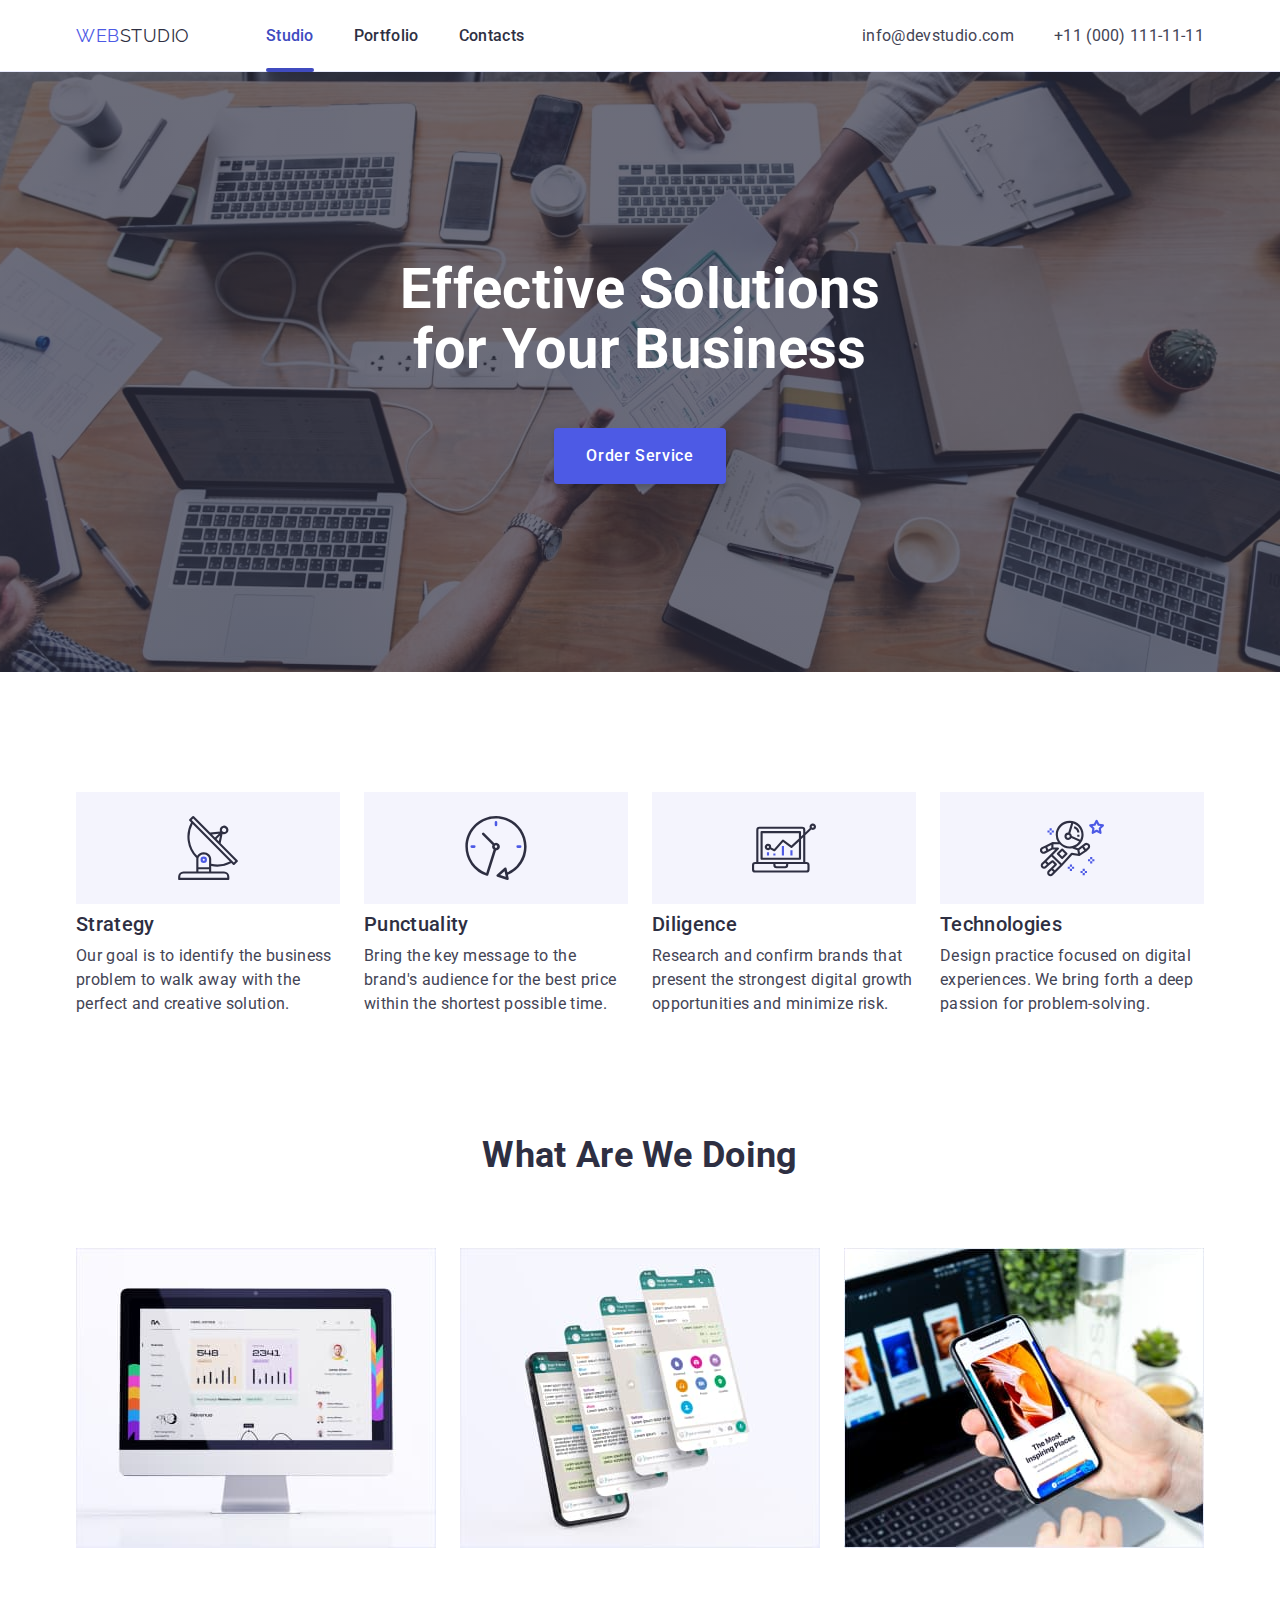
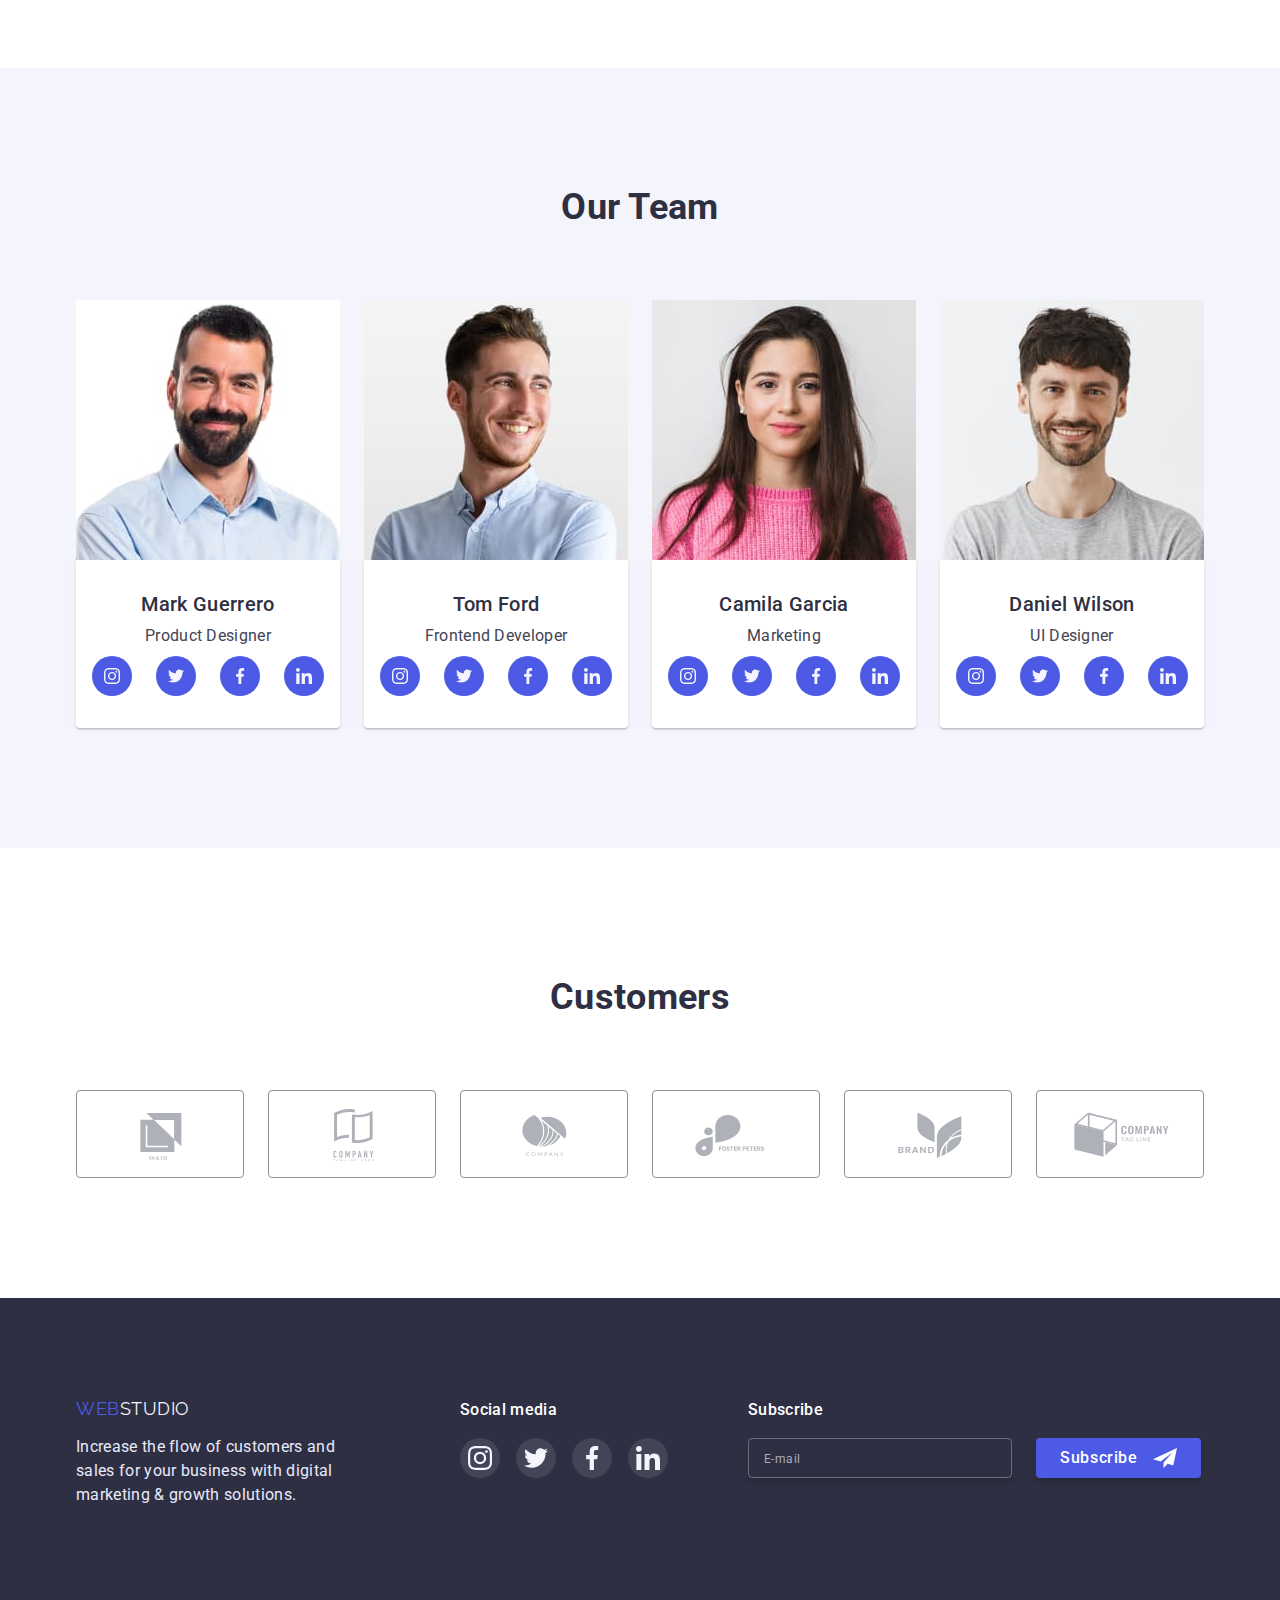
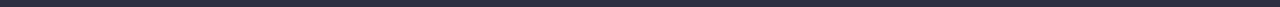
<file: index.html>
<!DOCTYPE html>

<html lang="en">
  <head>
    <meta charset="UTF-8" />
    <meta http-equiv="X-UA-Compatible" content="IE=edge" />
    <meta name="viewport" content="width=device-width, initial-scale=1.0" />
    <title>WebStudio</title>
    <link rel="preconnect" href="https://fonts.googleapis.com" />
    <link rel="preconnect" href="https://fonts.gstatic.com" crossorigin />
    <link
      href="https://fonts.googleapis.com/css2?family=Raleway:wght@800&family=Roboto:wght@400;500;700&display=swap"
      rel="stylesheet"
    />
    <link
      rel="stylesheet"
      href="https://cdnjs.cloudflare.com/ajax/libs/modern-normalize/1.1.0/modern-normalize.min.css"
    />
    <link rel="stylesheet" href="./css/styles.css" />
  </head>

  <body class="main-page">
    <!--Header-->
    <header class="header-page">
      <div class="header-cntnr container">
        <nav class="header-nav">
          <a href="./index.html" class="header-logo logo"
            ><span class="accent">Web</span>Studio</a
          >
          <ul class="header-menu list">
            <li class="menu-item">
              <a href="./index.html" class="navigation current">Studio</a>
            </li>
            <li class="menu-item">
              <a href="./Portfolio.html" class="navigation">Portfolio</a>
            </li>
            <li class="menu-item">
              <a href="" class="navigation">Contacts</a>
            </li>
          </ul>
        </nav>
        <address>
          <ul class="addrss list">
            <li class="addrss-item">
              <a href="mailto:info@devstudio.com" class="email"
                >info@devstudio.com</a
              >
            </li>
            <li class="addrss-item">
              <a href="tel:+110001111111" class="tel">+11 (000) 111-11-11</a>
            </li>
          </ul>
        </address>
      </div>
    </header>

    <main>
      <!--Hero-->
      <section class="hero">
        <div class="hero-container container">
          <h1 class="hero-title">
            Effective Solutions <span class="small">for</span> Your Business
          </h1>
          <button type="button" class="btn" data-modal-open>
            Order Service
          </button>
        </div>
      </section>

      <!--Values-->
      <section class="section values">
        <div class="container">
          <h2 class="visually-hidden">Values</h2>
          <ul class="values-list list">
            <li>
              <div class="values-icon">
                <svg class="icon" width="64px" height="64px">
                  <use href="./images/icons.svg#icon-antenna"></use>
                </svg>
              </div>
              <h3 class="values-title ttl">Strategy</h3>
              <p>
                Our goal is to identify the business problem to walk away with
                the perfect and creative solution.
              </p>
            </li>
            <li>
              <div class="values-icon">
                <svg class="icon" width="64px" height="64px">
                  <use href="./images/icons.svg#icon-clock"></use>
                </svg>
              </div>
              <h3 class="values-title ttl">Punctuality</h3>
              <p>
                Bring the key message to the brand's audience for the best price
                within the shortest possible time.
              </p>
            </li>
            <li>
              <div class="values-icon">
                <svg class="icon" width="64px" height="64px">
                  <use href="./images/icons.svg#icon-diagram"></use>
                </svg>
              </div>
              <h3 class="values-title ttl">Diligence</h3>
              <p>
                Research and confirm brands that present the strongest digital
                growth opportunities and minimize risk.
              </p>
            </li>
            <li>
              <div class="values-icon">
                <svg class="icon" width="64px" height="64px">
                  <use href="./images/icons.svg#icon-astronaut"></use>
                </svg>
              </div>
              <h3 class="values-title ttl">Technologies</h3>
              <p>
                Design practice focused on digital experiences. We bring forth a
                deep passion for problem-solving.
              </p>
            </li>
          </ul>
        </div>
      </section>

      <!--Services-->
      <section class="section services">
        <div class="container">
          <h2 class="services-title ttl">What are we doing</h2>
          <ul class="services-list list">
            <li>
              <img
                src="./images/img1.jpg"
                alt="Computer"
                width="360"
                height="300"
              />
            </li>
            <li>
              <img
                src="./images/img2.jpg"
                alt="Cellphone"
                width="360"
                height="300"
              />
            </li>
            <li>
              <img
                src="./images/img3.jpg"
                alt="Computer and cellphone"
                width="360"
                height="300"
              />
            </li>
          </ul>
        </div>
      </section>

      <!--Team-->
      <section class="section team">
        <div class="container">
          <h2 class="team-title ttl">Our Team</h2>
          <ul class="team-list list">
            <li class="team-item">
              <img
                src="./images/mark.jpg"
                alt="Mark Guerrero"
                width="264"
                height="260"
              />
              <div class="team-content">
                <h3 class="name ttl">Mark Guerrero</h3>
                <p>Product Designer</p>
                <ul class="team-net-list net-list list">
                  <li class="team-net-item net-item">
                    <a href="" class="team-net-link net-link">
                      <svg class="net-icon" width="16px" height="16px">
                        <use href="./images/icons.svg#icon-instagram"></use>
                      </svg>
                    </a>
                  </li>
                  <li class="team-net-item net-item">
                    <a href="" class="team-net-link net-link">
                      <svg class="net-icon" width="16px" height="16px">
                        <use href="./images/icons.svg#icon-twitter"></use>
                      </svg>
                    </a>
                  </li>
                  <li class="team-net-item net-item">
                    <a href="" class="team-net-link net-link">
                      <svg class="net-icon" width="16px" height="16px">
                        <use href="./images/icons.svg#icon-facebook"></use>
                      </svg>
                    </a>
                  </li>
                  <li class="team-net-item net-item">
                    <a href="" class="team-net-link net-link">
                      <svg class="net-icon" width="16px" height="16px">
                        <use href="./images/icons.svg#icon-linkedin"></use>
                      </svg>
                    </a>
                  </li>
                </ul>
              </div>
            </li>
            <li class="team-item">
              <img
                src="./images/tom.jpg"
                alt="Tom Ford"
                width="264"
                height="260"
              />
              <div class="team-content">
                <h3 class="name ttl">Tom Ford</h3>
                <p>Frontend Developer</p>
                <ul class="team-net-list net-list list">
                  <li class="team-net-item net-item">
                    <a href="" class="team-net-link net-link">
                      <svg class="net-icon" width="16px" height="16px">
                        <use href="./images/icons.svg#icon-instagram"></use>
                      </svg>
                    </a>
                  </li>
                  <li class="team-net-item net-item">
                    <a href="" class="team-net-link net-link">
                      <svg class="net-icon" width="16px" height="16px">
                        <use href="./images/icons.svg#icon-twitter"></use>
                      </svg>
                    </a>
                  </li>
                  <li class="team-net-item net-item">
                    <a href="" class="team-net-link net-link">
                      <svg class="net-icon" width="16px" height="16px">
                        <use href="./images/icons.svg#icon-facebook"></use>
                      </svg>
                    </a>
                  </li>
                  <li class="team-net-item net-item">
                    <a href="" class="team-net-link net-link">
                      <svg class="net-icon" width="16px" height="16px">
                        <use href="./images/icons.svg#icon-linkedin"></use>
                      </svg>
                    </a>
                  </li>
                </ul>
              </div>
            </li>
            <li class="team-item">
              <img
                src="./images/camila.jpg"
                alt="Camila Garcia"
                width="264"
                height="260"
              />
              <div class="team-content">
                <h3 class="name ttl">Camila Garcia</h3>
                <p>Marketing</p>
                <ul class="team-net-list net-list list">
                  <li class="team-net-item net-item">
                    <a href="" class="team-net-link net-link">
                      <svg class="net-icon" width="16px" height="16px">
                        <use href="./images/icons.svg#icon-instagram"></use>
                      </svg>
                    </a>
                  </li>
                  <li class="team-net-item net-item">
                    <a href="" class="team-net-link net-link">
                      <svg class="net-icon" width="16px" height="16px">
                        <use href="./images/icons.svg#icon-twitter"></use>
                      </svg>
                    </a>
                  </li>
                  <li class="team-net-item net-item">
                    <a href="" class="team-net-link net-link">
                      <svg class="net-icon" width="16px" height="16px">
                        <use href="./images/icons.svg#icon-facebook"></use>
                      </svg>
                    </a>
                  </li>
                  <li class="team-net-item net-item">
                    <a href="" class="team-net-link net-link">
                      <svg class="net-icon" width="16px" height="16px">
                        <use href="./images/icons.svg#icon-linkedin"></use>
                      </svg>
                    </a>
                  </li>
                </ul>
              </div>
            </li>
            <li class="team-item">
              <img
                src="./images/daniel.jpg"
                alt="Daniel Wilson"
                width="264"
                height="260"
              />
              <div class="team-content">
                <h3 class="name ttl">Daniel Wilson</h3>
                <p>UI Designer</p>
                <ul class="team-net-list net-list list">
                  <li class="team-net-item net-item">
                    <a href="" class="team-net-link net-link">
                      <svg class="net-icon" width="16px" height="16px">
                        <use href="./images/icons.svg#icon-instagram"></use>
                      </svg>
                    </a>
                  </li>
                  <li class="team-net-item net-item">
                    <a href="" class="team-net-link net-link">
                      <svg class="net-icon" width="16px" height="16px">
                        <use href="./images/icons.svg#icon-twitter"></use>
                      </svg>
                    </a>
                  </li>
                  <li class="team-net-item net-item">
                    <a href="" class="team-net-link net-link">
                      <svg class="net-icon" width="16px" height="16px">
                        <use href="./images/icons.svg#icon-facebook"></use>
                      </svg>
                    </a>
                  </li>
                  <li class="team-net-item net-item">
                    <a href="" class="team-net-link net-link">
                      <svg class="net-icon" width="16px" height="16px">
                        <use href="./images/icons.svg#icon-linkedin"></use>
                      </svg>
                    </a>
                  </li>
                </ul>
              </div>
            </li>
          </ul>
        </div>
      </section>

      <!-- CUSTOMERS -->
      <section class="customers section">
        <div class="container">
          <h2 class="customers-ttl ttl">Customers</h2>
          <ul class="customer-list list">
            <li class="customer-item item">
              <a href="" class="customer-link">
                <svg width="104px" height="56px">
                  <use href="./images/icons.svg#icon-clientlogo1"></use>
                </svg>
              </a>
            </li>
            <li class="customer-item item">
              <a href="" class="customer-link">
                <svg width="104px" height="56px">
                  <use href="./images/icons.svg#icon-clientlogo2"></use>
                </svg>
              </a>
            </li>
            <li class="customer-item item">
              <a href="" class="customer-link">
                <svg width="104px" height="56px">
                  <use href="./images/icons.svg#icon-clientlogo3"></use>
                </svg>
              </a>
            </li>
            <li class="customer-item item">
              <a href="" class="customer-link">
                <svg width="104px" height="56px">
                  <use href="./images/icons.svg#icon-clientlogo4"></use>
                </svg>
              </a>
            </li>
            <li class="customer-item item">
              <a href="" class="customer-link">
                <svg width="104px" height="56px">
                  <use href="./images/icons.svg#icon-clientlogo5"></use>
                </svg>
              </a>
            </li>
            <li class="customer-item item">
              <a href="" class="customer-link">
                <svg width="104px" height="56px">
                  <use href="./images/icons.svg#icon-clientlogo6"></use>
                </svg>
              </a>
            </li>
          </ul>
        </div>
      </section>
    </main>

    <!--Підвал-->
    <footer class="ftr">
      <div class="ftr-cntnr container">
        <div class="ftr-motto">
          <a href="./index.html" class="ftr-logo logo"
            ><span class="accent">Web</span>Studio</a
          >
          <p>
            Increase the flow of customers and sales for your business with
            digital marketing & growth solutions.
          </p>
        </div>
        <div class="net-container">
          <p class="txt-ttl-ftr">Social media</p>
          <ul class="ftr-net-list net-list list">
            <li class="ftr-net-item net-item">
              <a href="" class="ftr-net-link net-link">
                <svg class="net-icon" width="24px" height="24px">
                  <use href="./images/icons.svg#icon-instagram"></use>
                </svg>
              </a>
            </li>
            <li class="ftr-net-item net-item">
              <a href="" class="ftr-net-link net-link">
                <svg class="net-icon" width="24px" height="24px">
                  <use href="./images/icons.svg#icon-twitter"></use>
                </svg>
              </a>
            </li>
            <li class="ftr-net-item net-item">
              <a href="" class="ftr-net-link net-link">
                <svg class="net-icon" width="24px" height="24px">
                  <use href="./images/icons.svg#icon-facebook"></use>
                </svg>
              </a>
            </li>
            <li class="ftr-net-item net-item">
              <a href="" class="ftr-net-link net-link">
                <svg class="net-icon" width="24px" height="24px">
                  <use href="./images/icons.svg#icon-linkedin"></use>
                </svg>
              </a>
            </li>
          </ul>
        </div>
        <div class="container-subscribe">
          <p class="txt-ttl-ftr">Subscribe</p>
          <form class="subscribe-form">
            <div class="wrapper-ftr-input">
              <input
                type="email"
                name="email-subscribe"
                id="subscribe-input"
                class="ftr-input"
                placeholder=" "
              />
              <label for="subscribe-input" class="subscribe-label"
                ><span class="txt-ftr-lbl">E-mail</span></label
              >
            </div>
            <div class="wrapper-ftr-btn">
              <button type="submit" class="btn btn-ftr">Subscribe</button>
              <svg class="icon-subscribe" width="24" height="24">
                <use href="./images/icons.svg#icon-subscribe"></use>
              </svg>
            </div>
          </form>
        </div>
      </div>
    </footer>

    <!-- MODAL WINDOW -->
    <div class="backdrop is-hidden" data-modal>
      <div class="modal">
        <button type="button" class="modal-close-btn" data-modal-close>
          <svg class="modal-close-svg" width="8" height="8">
            <use href="./images/icons.svg#icon-close-black"></use>
          </svg>
        </button>
        <p class="form-ttl">Leave your contacts and we will call you back</p>
        <form class="modal-form">
          <label class="modal-label"
            ><span class="txt-mdl-lbl-first-last txt-mdl-lbl-first">Name</span
            ><span class="wrapper-icon-input">
              <input
                type="text"
                name="name"
                class="modal-input"
                required
                autofocus
                minlength="2"
                pattern="^[a-zA-Z]+$"
              />
              <svg class="icon-input" width="18" height="18">
                <use href="./images/icons.svg#icon-person-black"></use>
              </svg> </span></label
          ><label class="modal-label"
            ><span class="txt-mdl-lbl">Phone</span
            ><span class="wrapper-icon-input"
              ><input
                type="tel"
                name="phone"
                class="modal-input"
                required
                pattern="[0-9]{10}"
                title="10 digits"
              /><svg class="icon-input" width="18" height="24">
                <use href="./images/icons.svg#icon-phone-black"></use>
              </svg> </span></label
          ><label class="modal-label"
            ><span class="txt-mdl-lbl">Email</span
            ><span class="wrapper-icon-input"
              ><input
                type="email"
                name="email"
                class="modal-input"
                required
              /><svg class="icon-input" width="18" height="24">
                <use href="./images/icons.svg#icon-email-black"></use>
              </svg> </span
          ></label>
          <label class="modal-label mdl-lbl-cmmnt">
            <span class="txt-mdl-lbl">Comment</span>
            <textarea
              name="comment"
              id=""
              class="modal-textarea"
              placeholder="Text input"
            ></textarea>
          </label>
          <input
            id="accept"
            type="checkbox"
            name="accept"
            class="modal-input-accept visually-hidden"
            required
          />
          <label for="accept" class="modal-label-accept">
            <span class="icon-click-wrap">
              <svg class="icon-click" width="10" height="8">
                <use href="./images/icons.svg#icon-click"></use>
              </svg>
            </span>
            <span class="txt-mdl-lbl-first-last txt-mdl-lbl-last"
              >I accept the terms and conditions of the
              <a href="">Privacy Policy</a></span
            ></label
          >
          <button type="submit" class="btn btn-submit">Send</button>
        </form>
      </div>
    </div>
    <script src="./js/modal.js"></script>
  </body>
</html>
</file>
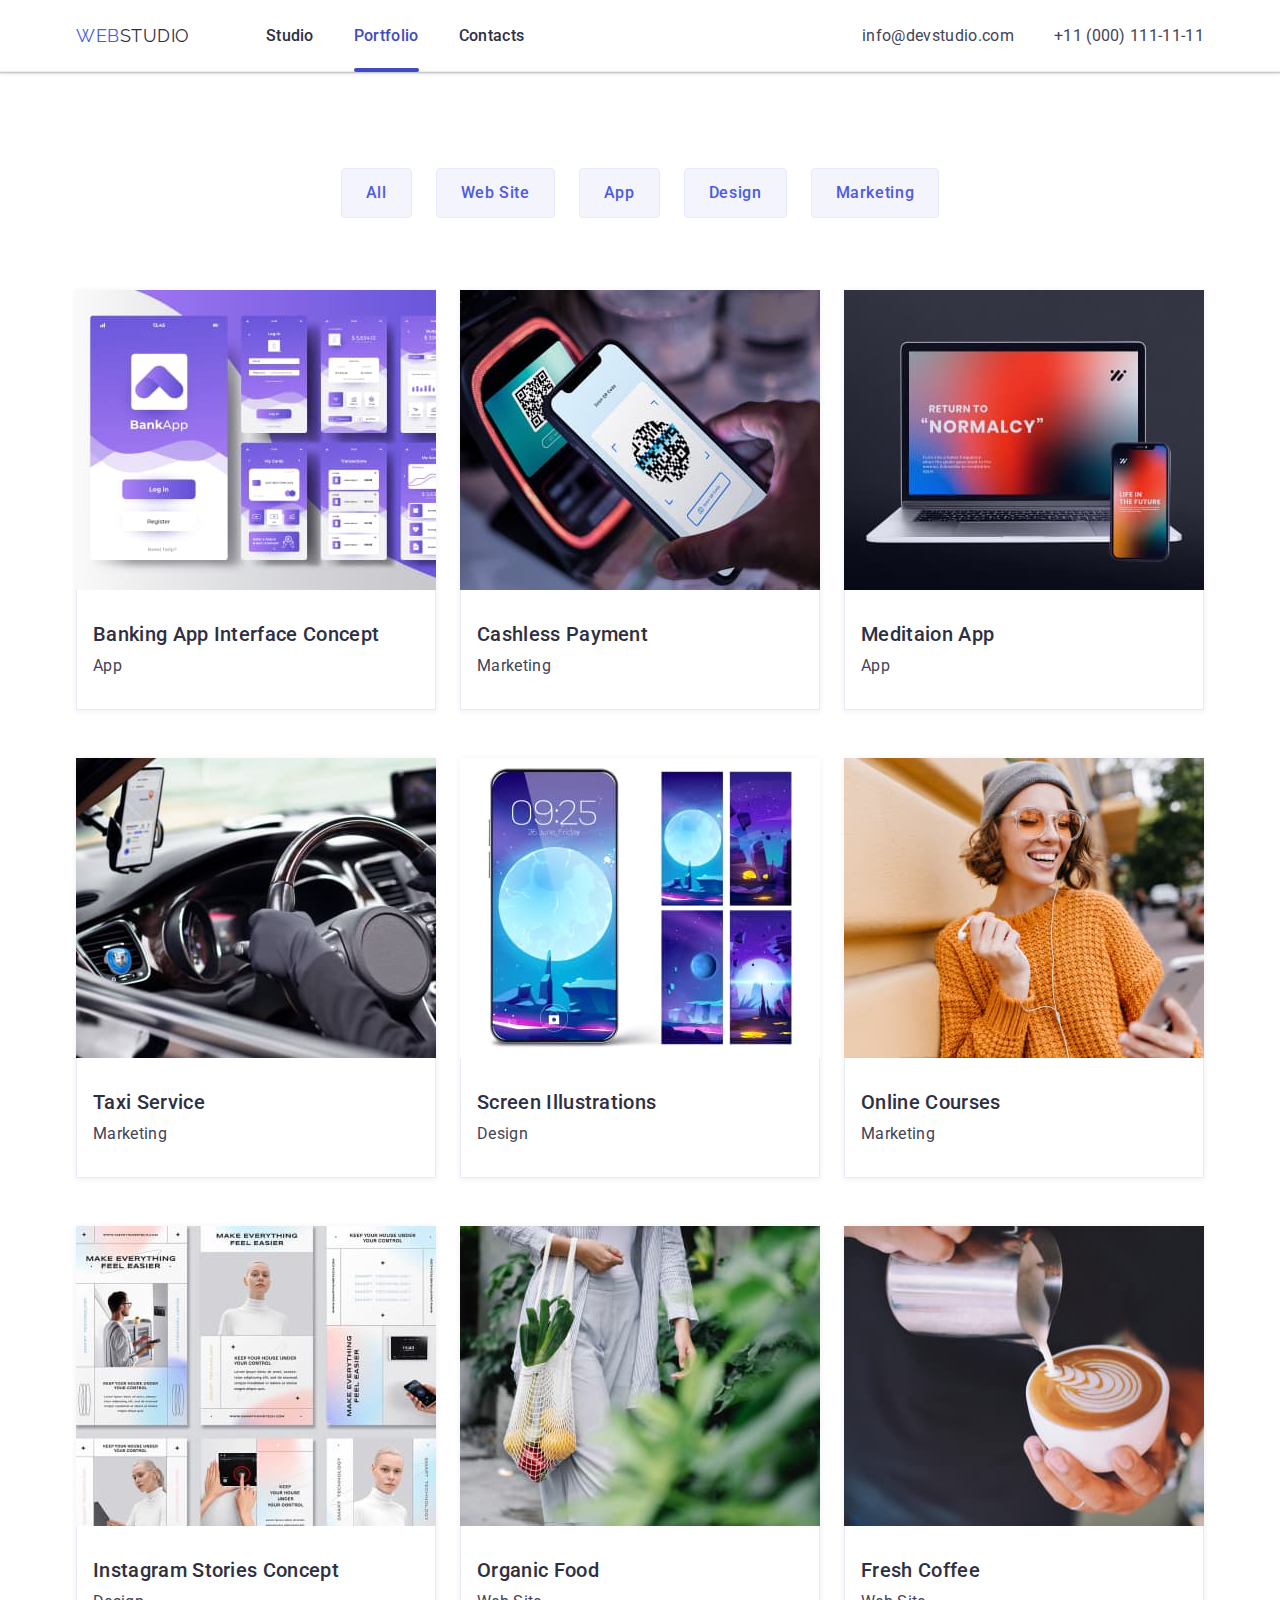
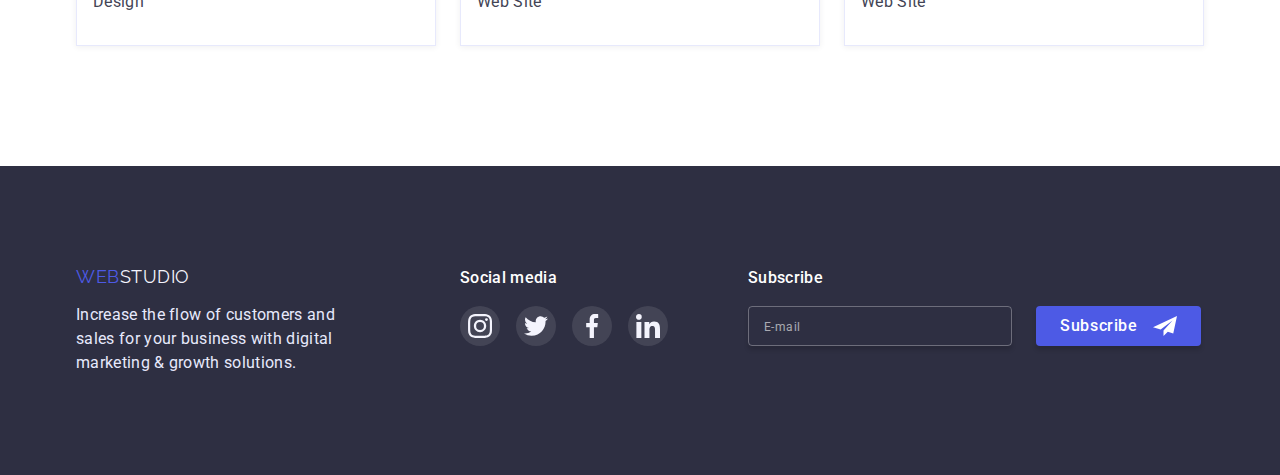
<file: Portfolio.html>
<!DOCTYPE html>
<html lang="en">
  <head>
    <meta charset="UTF-8" />
    <meta http-equiv="X-UA-Compatible" content="IE=edge" />
    <meta name="viewport" content="width=device-width, initial-scale=1.0" />
    <title>WebStudio</title>
    <link rel="preconnect" href="https://fonts.googleapis.com" />
    <link rel="preconnect" href="https://fonts.gstatic.com" crossorigin />
    <link
      href="https://fonts.googleapis.com/css2?family=Raleway:wght@800&family=Roboto:wght@400;500;700&display=swap"
      rel="stylesheet"
    />
    <link
      rel="stylesheet"
      href="https://cdnjs.cloudflare.com/ajax/libs/modern-normalize/1.1.0/modern-normalize.min.css"
    />
    <link rel="stylesheet" href="./css/styles.css" />
  </head>

  <body>
    <!--Header-->
    <header class="header-page">
      <div class="header-cntnr container">
        <nav class="header-nav">
          <a href="./index.html" class="header-logo logo"
            ><span class="accent">Web</span>Studio</a
          >
          <ul class="header-menu list">
            <li class="menu-item">
              <a href="./index.html" class="navigation">Studio</a>
            </li>
            <li class="menu-item">
              <a href="./Portfolio.html" class="navigation current"
                >Portfolio</a
              >
            </li>
            <li class="menu-item">
              <a href="" class="navigation">Contacts</a>
            </li>
          </ul>
        </nav>
        <address>
          <ul class="addrss list">
            <li class="addrss-item">
              <a href="mailto:info@devstudio.com" class="email"
                >info@devstudio.com</a
              >
            </li>
            <li class="addrss-item">
              <a href="tel:+110001111111" class="tel">+11 (000) 111-11-11</a>
            </li>
          </ul>
        </address>
      </div>
    </header>

    <main>
      <!--Cards-->
      <section class="cards">
        <div class="container">
          <h1 class="visually-hidden">Cards</h1>
          <ul class="filter-cards list">
            <li class="filter-item">
              <button type="button" class="filter-btn">All</button>
            </li>
            <li class="filter-item">
              <button type="button" class="filter-btn">Web Site</button>
            </li>
            <li class="filter-item">
              <button type="button" class="filter-btn">App</button>
            </li>
            <li class="filter-item">
              <button type="button" class="filter-btn">Design</button>
            </li>
            <li class="filter-item">
              <button type="button" class="filter-btn">Marketing</button>
            </li>
          </ul>
          <h2 class="visually-hidden">Projects</h2>
          <ul class="cards-list list">
            <li class="card-item">
              <a href="" class="card-link"
                ><div class="wrapper-overlay">
                  <img
                    src="./images/banking.jpg"
                    alt="Banking App"
                    width="360"
                    height="300"
                  />
                  <p class="overlay">
                    14 Stylish and User-Friendly App Design Concepts · Task
                    Manager App · Calorie Tracker App · Exotic Fruit Ecommerce
                    App · Cloud Storage App
                  </p>
                </div>
                <div class="card-content">
                  <h3 class="card-ttl ttl">Banking App Interface Concept</h3>
                  <p>App</p>
                </div></a
              >
            </li>
            <li class="card-item">
              <a href="" class="card-link"
                ><div class="wrapper-overlay">
                  <img
                    src="./images/qrcode.jpg"
                    alt="QR code"
                    width="360"
                    height="300"
                  />
                  <p class="overlay">
                    14 Stylish and User-Friendly App Design Concepts · Task
                    Manager App · Calorie Tracker App · Exotic Fruit Ecommerce
                    App · Cloud Storage App
                  </p>
                </div>
                <div class="card-content">
                  <h3 class="card-ttl ttl">Cashless Payment</h3>
                  <p>Marketing</p>
                </div></a
              >
            </li>
            <li class="card-item">
              <a href="" class="card-link"
                ><div class="wrapper-overlay">
                  <img
                    src="./images/notebook.jpg"
                    alt="Notebook"
                    width="360"
                    height="300"
                  />
                  <p class="overlay">
                    14 Stylish and User-Friendly App Design Concepts · Task
                    Manager App · Calorie Tracker App · Exotic Fruit Ecommerce
                    App · Cloud Storage App
                  </p>
                </div>
                <div class="card-content">
                  <h3 class="card-ttl ttl">Meditaion App</h3>
                  <p>App</p>
                </div></a
              >
            </li>
            <li class="card-item">
              <a href="" class="card-link"
                ><div class="wrapper-overlay">
                  <img
                    src="./images/car.jpg"
                    alt="Car steering wheel"
                    width="360"
                    height="300"
                  />
                  <p class="overlay">
                    14 Stylish and User-Friendly App Design Concepts · Task
                    Manager App · Calorie Tracker App · Exotic Fruit Ecommerce
                    App · Cloud Storage App
                  </p>
                </div>
                <div class="card-content">
                  <h3 class="card-ttl ttl">Taxi Service</h3>
                  <p>Marketing</p>
                </div></a
              >
            </li>
            <li class="card-item">
              <a href="" class="card-link"
                ><div class="wrapper-overlay">
                  <img
                    src="./images/cellphone.jpg"
                    alt="Cellphone"
                    width="360"
                    height="300"
                  />
                  <p class="overlay">
                    14 Stylish and User-Friendly App Design Concepts · Task
                    Manager App · Calorie Tracker App · Exotic Fruit Ecommerce
                    App · Cloud Storage App
                  </p>
                </div>
                <div class="card-content">
                  <h3 class="card-ttl ttl">Screen Illustrations</h3>
                  <p>Design</p>
                </div></a
              >
            </li>
            <li class="card-item">
              <a href="" class="card-link"
                ><div class="wrapper-overlay">
                  <img
                    src="./images/girl.jpg"
                    alt="Girl"
                    width="360"
                    height="300"
                  />
                  <p class="overlay">
                    14 Stylish and User-Friendly App Design Concepts · Task
                    Manager App · Calorie Tracker App · Exotic Fruit Ecommerce
                    App · Cloud Storage App
                  </p>
                </div>
                <div class="card-content">
                  <h3 class="card-ttl ttl">Online Courses</h3>
                  <p>Marketing</p>
                </div></a
              >
            </li>
            <li class="card-item">
              <a href="" class="card-link"
                ><div class="wrapper-overlay">
                  <img
                    src="./images/persons.jpg"
                    alt="Persons"
                    width="360"
                    height="300"
                  />
                  <p class="overlay">
                    14 Stylish and User-Friendly App Design Concepts · Task
                    Manager App · Calorie Tracker App · Exotic Fruit Ecommerce
                    App · Cloud Storage App
                  </p>
                </div>
                <div class="card-content">
                  <h3 class="card-ttl ttl">Instagram Stories Concept</h3>
                  <p>Design</p>
                </div></a
              >
            </li>
            <li class="card-item">
              <a href="" class="card-link"
                ><div class="wrapper-overlay">
                  <img
                    src="./images/fruit.jpg"
                    alt="Fruit"
                    width="360"
                    height="300"
                  />
                  <p class="overlay">
                    14 Stylish and User-Friendly App Design Concepts · Task
                    Manager App · Calorie Tracker App · Exotic Fruit Ecommerce
                    App · Cloud Storage App
                  </p>
                </div>
                <div class="card-content">
                  <h3 class="card-ttl ttl">Organic Food</h3>
                  <p>Web Site</p>
                </div></a
              >
            </li>
            <li class="card-item">
              <a href="" class="card-link"
                ><div class="wrapper-overlay">
                  <img
                    src="./images/coffee.jpg"
                    alt="Coffee"
                    width="360"
                    height="300"
                  />
                  <p class="overlay">
                    14 Stylish and User-Friendly App Design Concepts · Task
                    Manager App · Calorie Tracker App · Exotic Fruit Ecommerce
                    App · Cloud Storage App
                  </p>
                </div>
                <div class="card-content">
                  <h3 class="card-ttl ttl">Fresh Coffee</h3>
                  <p>Web Site</p>
                </div></a
              >
            </li>
          </ul>
        </div>
      </section>
    </main>

    <!--Підвал-->
    <footer class="ftr">
      <div class="ftr-cntnr container">
        <div class="ftr-motto">
          <a href="./index.html" class="ftr-logo logo"
            ><span class="accent">Web</span>Studio</a
          >
          <p>
            Increase the flow of customers and sales for your business with
            digital marketing & growth solutions.
          </p>
        </div>
        <div class="net-container">
          <p class="txt-ttl-ftr">Social media</p>
          <ul class="ftr-net-list net-list list">
            <li class="ftr-net-item net-item">
              <a href="" class="ftr-net-link net-link">
                <svg class="net-icon" width="24px" height="24px">
                  <use href="./images/icons.svg#icon-instagram"></use>
                </svg>
              </a>
            </li>
            <li class="ftr-net-item net-item">
              <a href="" class="ftr-net-link net-link">
                <svg class="net-icon" width="24px" height="24px">
                  <use href="./images/icons.svg#icon-twitter"></use>
                </svg>
              </a>
            </li>
            <li class="ftr-net-item net-item">
              <a href="" class="ftr-net-link net-link">
                <svg class="net-icon" width="24px" height="24px">
                  <use href="./images/icons.svg#icon-facebook"></use>
                </svg>
              </a>
            </li>
            <li class="ftr-net-item net-item">
              <a href="" class="ftr-net-link net-link">
                <svg class="net-icon" width="24px" height="24px">
                  <use href="./images/icons.svg#icon-linkedin"></use>
                </svg>
              </a>
            </li>
          </ul>
        </div>
        <div class="container-subscribe">
          <p class="txt-ttl-ftr">Subscribe</p>
          <form class="subscribe-form">
            <div class="wrapper-ftr-input">
              <input
                type="email"
                name="email-subscribe"
                id="subscribe-input"
                class="ftr-input"
                placeholder=" "
              />
              <label for="subscribe-input" class="subscribe-label"
                ><span class="txt-ftr-lbl">E-mail</span></label
              >
            </div>
            <div class="wrapper-ftr-btn">
              <button type="submit" class="btn btn-ftr">Subscribe</button>
              <svg class="icon-subscribe" width="24" height="24">
                <use href="./images/icons.svg#icon-subscribe"></use>
              </svg>
            </div>
          </form>
        </div>
      </div>
    </footer>
  </body>
</html>
</file>
<file: css/styles.css>
/* основний колір текста #434455;*/
/* колір текста другої частини лого хедера, навігація та заголовки #2E2F42; */
/* колір текста героя  #FFFFFF; */
/* колір першої частини текста лого і кнопки #4D5AE5 * /
/* колір кнопки при hover та навігації при актів  #404BBF */
/* колір другої частини лого футера #F4F4FD */
/* колір текста футера #E7E9FC; */
/* бекграунд головний  #FFFFFF */
/* бекграунд другорядний #F4F4FD */
/* бекграунд темних секцій #2E2F42 */

:root {
    --primary-text-color:#434455;
    --title-text-color:#2E2F42;
    --hero-text-color: #FFFFFF;
    --footer-text-color: #E7E9FC;
    --footer-second-text: #FFFFFF;
    --footer-bg-icon: rgba(255, 255, 255, 0.1);
    --footer-bg-hover-icon: #31D0AA;
    --ftr-txt-label: rgba(255, 255, 255, 0.6);
    --ftr-border-input: rgba(255, 255, 255, 0.3);
    --primary-background-color: #FFFFFF;
    --hero-footer-background-color: #2E2F42;
    --button-background-color: #4D5AE5;
    --modal-back-color: rgba(46, 47, 66, 0.4);
    --modal-background-color: #FCFCFC;
    --modal-btn-background-color: #E7E9FC;
    --modal-border-input: rgba(33, 33, 33, 0.2);
    --modal-label-txt: #8E8F99;
    --modal-txt-accept: #757575;
    --modal-txt-placeholder: rgba(117, 117, 117, 0.5);
    --modal-txt-comment: #000;
    --activ-hover-color: #404BBF;
    --secondary-background-color: #F4F4FD;
    --accent-color: #4D5AE5;
    --logo-footer-second-part: #F4F4FD;
    --hover-text-color-prtfl: #FFFFFF;
    --border-customers-link: #8E8F99;
    --border-modal-btn: rgba(0, 0, 0, 0.1);
    --fill-customer-icon: #AFB1B8;
    --fill-modal-icon: #2E2F42;
    --border-portfolio: #E7E9FC;
    --text-overlay: #F4F4FD;
    --main-text-font: 'Roboto', sans-serif;
    --logo-text-font: 'Raleway', sans-serif;
    --cubic: 0.4, 0, 0.2, 1; 
    --transition-duration: 250ms;
}

body {
    color: var(--primary-text-color);
    background-color: var(--primary-background-color);
    font-family: var(--main-text-font);
    font-size: 16px;
    line-height: 1.5;
    letter-spacing: 0.02em;
}

/* Загальні налаштування контейнера */

.container {
    width: 1158px;
    margin-left: auto;
    margin-right: auto;
    padding-left: 15px;
    padding-right: 15px;
    /* outline: 2px solid tomato; */
}

/* Зкинути крапки */
.list {
    list-style: none;
}

/* Зкидання відступів */
h1,
h2,
h3,
h4 {
    margin: 0;
}

p,
ul {
    margin-top: 0;
    margin-bottom: 0;
    padding-left: 0;
}

/* Перевизначення картинок в блоки */

img {
    display: block;
}

/* Загальні падінги у секцій */

.section {
    padding-top: 120px;
    padding-bottom: 120px;
}

/*  Заголовки */

.ttl {
    color: var(--title-text-color);
    text-transform: capitalize;
}

.visually-hidden {
    position: absolute;
    width: 1px;
    height: 1px;
    margin: -1px;
    border: 0;
    padding: 0;

    white-space: nowrap;
    clip-path: inset(100%);
    clip: rect(0 0 0 0);
    overflow: hidden;
    }

.values-title,
.name.ttl,
.card-ttl {
    margin-bottom: 8px;
    font-weight: 500;
    font-size: 20px;
    line-height: 1.2;
}

.services-title,
.team-title,
.customers-ttl {
    margin-bottom: 72px;
    text-align: center;
    font-weight: 700;
    font-size: 36px;
    line-height: 1.11;
    
}

/* Логотип */
.logo {
    font-family: var(--logo-text-font);
    font-size: 18px;
    letter-spacing: 0.03em;
    text-decoration: none;
    text-transform:uppercase;
}

.accent {
    color: var(--accent-color);
}

.header-logo {
    margin-right: 76px;
    line-height: 1.33;
}

.ftr-logo {
    display: inline-block;
    margin-bottom: 16px;
    line-height: 1.17;
    color: var(--logo-footer-second-part);
}

/* ========= Хедер ========= */

.header-cntnr {
    display: flex;
    justify-content: space-between;
    align-items: center;
}

.header-page {
    border-bottom: 1px solid var(--footer-text-color);
    box-shadow: 0px 2px 1px rgba(46, 47, 66, 0.08), 0px 1px 1px rgba(46, 47, 66, 0.16), 0px 1px 6px rgba(46, 47, 66, 0.08);
}

/* Навігація сайту */

.header-nav a {
    color: var(--title-text-color);
    text-decoration: none;
}

.header-nav,
.header-menu,
.addrss {
    display: flex;
}

.menu-item {
    position: relative;
}

.navigation {
    font-weight: 500;
    font-size: 16px;
    transition: color var(--transition-duration) cubic-bezier(var(--cubic));
}

.menu-item:not(:last-child),
.addrss-item:not(:last-child) {
    margin-right: 40px;
}

.navigation:hover,
.navigation:focus,
.navigation.current {
    color: var(--activ-hover-color);
}

.navigation.current::after {
    position: absolute;
    bottom: -1px;
    left: 0;
    display: block;
    content: '';
    width: 100%;
    height: 4px;
    background-color: var(--activ-hover-color);
    border-radius: 2px;
}

/* Адреса */

.addrss a {
    color: var(--primary-text-color);
    font-style: normal;
    text-decoration: none;
}

.tel,
.email {
    transition: color var(--transition-duration) cubic-bezier(var(--cubic));
}

.email:hover,
.tel:hover,
.email:focus,
.tel:focus {
    color: var(--activ-hover-color);
}

.header-cntnr a {
    display: block;
    padding-top: 24px;
    padding-bottom: 23px;
}

/* ================ Герой ====================== */

.hero {
    padding-top: 188px;
    padding-bottom: 188px;
    text-align: center;
    color: var(--hero-text-color);
    max-width: 1440px;
    min-height: 600px;
    margin: 0 auto;
    background-image: linear-gradient(rgba(46, 47, 66, 0.7), rgba(46, 47, 66, 0.7) ), url('../images/people-office.jpg');
    background-size: cover;
    background-repeat: no-repeat;
    background-position: center;
    background-color: #434455;
}

.hero-title {
    max-width: 494px;
    margin-bottom: 48px;
    margin-left: auto;
    margin-right: auto;
    font-size: 56px;
    line-height: 1.07;
    text-transform: capitalize;
    text-align: center;
}

.small {
    text-transform: none;
}

/* Кнопка */
.btn {
    /* min-width: 169px; */
    padding: 16px 32px;
    border-radius: 4px;
    border: none;
    margin-left: auto;
    margin-right: auto;

    color: var(--hero-text-color);
    background-color: var(--button-background-color);
    box-shadow: 0px 4px 4px rgba(0, 0, 0, 0.15);
    font-family: inherit;
    font-weight: 500;
    font-size: inherit;
    line-height: inherit;
    letter-spacing: 0.04em;
    cursor: pointer;
    transition: background-color var(--transition-duration) cubic-bezier(var(--cubic));
}
.btn:hover,
.btn:focus {
    background-color: var(--activ-hover-color);
}

/* ================= Цінності ================= */

.values {
    padding-bottom: 60px;
}

.values-list {
    display: flex;
    flex-wrap: wrap;
    gap: 24px;
}

.values-list li {
    flex-basis: calc((100% - 3*24px) / 4);
}

.values-icon {
    display: flex;
    width: 264px;
    height: 112px;
    justify-content: center;
    align-items: center;
    margin-bottom: 8px;
    background-color: var(--secondary-background-color);

}

/* ================== Сервіс ================== */

.services {
    padding-top: 60px;
}

.services-list {
    display: flex;
    flex-wrap: wrap;
    gap: 24px;
}

/* ================= Команда ====================== */

.team {
    background-color: var(--secondary-background-color);
}

.team-list {
    display: flex;
    flex-wrap: wrap;
    gap: 24px;
}

.team-item {
    flex-basis: calc((100% - 3*24px) / 4);
}

.name.ttl,
.team-item p {
    text-align: center;
}

.team-item p {
    margin-bottom: 8px;
}

.net-list {
    display: flex;
    justify-content: center;
}

.team-net-list {
    gap: 24px;
}

.net-link {
    display: flex;
    justify-content: center;
    align-items: center;
    width: 40px;
    height: 40px;
    border-radius: 50%;
}

.team-net-link {
    background-color: var(--accent-color);
    transition: background-color var(--transition-duration) cubic-bezier(var(--cubic));
}

.team-net-link:hover,
.team-net-link:focus {
    background-color: var(--activ-hover-color);
}

.team-content {
    background-color: var(--primary-background-color);
    padding-bottom: 32px;
    padding-top: 32px;
    box-shadow: 0px 1px 6px rgba(46, 47, 66, 0.08), 0px 1px 1px rgba(46, 47, 66, 0.16), 0px 2px 1px rgba(46, 47, 66, 0.08);
    border-radius: 0px 0px 4px 4px;
}

/* ============== customerS ===================*/

.customers {
    padding-top: 130px;
}

.customer-list {
    display: flex;
    flex-wrap: wrap;
    gap: 24px;
}

.customer-item {
    flex-basis: calc((100% - 5*24px) / 6);
    height: 88px;
}

.customer-link {
    width: 100%;
    height: 100%;
    display: flex;
    justify-content: center;
    align-items: center;
    border: 1px solid var(--border-customers-link);
    border-radius: 4px;
    transition: border-color var(--transition-duration) cubic-bezier(var(--cubic));
}

.customer-link svg {
    fill: var(--fill-customer-icon);
    transition: fill var(--transition-duration) cubic-bezier(var(--cubic));
}

.customer-link:is(:hover, :focus) {
    border-color: var(--activ-hover-color);
}

.customer-link:is(:hover, :focus) svg {
    fill: var(--activ-hover-color);
}

/* ==================== ФУТЕР =========== */
.ftr {
    padding-top: 100px;
    padding-bottom: 100px;
    color: var(--footer-text-color);
    background-color: var(--hero-footer-background-color);
}

.ftr-cntnr {
    display: flex;
    align-items: baseline;
}

.ftr-motto {
    margin-right: 120px;
}

.ftr-motto p {
    max-width: 264px;
}

.net-container {
    margin-right: 80px;
}

.txt-ttl-ftr {
    margin-bottom: 16px;
    font-weight: 500;
    color: var(--footer-second-text);
}

.ftr-net-list {
    gap: 16px;
}

.ftr-net-link {
    background-color: var(--footer-bg-icon);
    border-radius: 50%;
    transition: background-color var(--transition-duration) cubic-bezier(var(--cubic));
}

.ftr-net-link:hover,
.ftr-net-link:focus {
    background-color: var(--footer-bg-hover-icon);
}

.subscribe-form {
    display: flex;
    gap: 24px;
}

.wrapper-ftr-input {
    position: relative;
}

.subscribe-label {
    position: absolute;
    top: 50%;
    left: 16px;
    transform: translateY(-50%);

    transition: opacity var(--transition-duration) cubic-bezier(var(--cubic));
}

.txt-ftr-lbl {
    font-size: 12px;
    line-height: 2;
    letter-spacing: 0.04em;
    color: var(--ftr-txt-label);
}

.ftr-input {
    width: 264px;
    height: 40px;
    padding: 8px 16px;

    font-size: 12px;
    line-height: 2;
    letter-spacing: 0.04em;
    color: var(--footer-second-text);
    
    background-color: transparent;
    border: 1px solid var(--ftr-border-input);
    box-shadow: 0px 4px 4px rgba(0, 0, 0, 0.15);
    border-radius: 4px;
}

.ftr-input:focus + .subscribe-label,
.ftr-input:not(:placeholder-shown) + .subscribe-label {
    opacity: 0;
}

.wrapper-ftr-btn {
    position: relative;
}

.btn-ftr {
    width: 165px;
    padding: 8px 24px;
    text-align: left;
}

.icon-subscribe {
    position: absolute;
    top: 50%;
    right: 24px;
    transform: translateY(-50%);
}

/* ============== Модальне вікно ============== */

.backdrop {
    position: fixed;
    top: 0;
    left: 0;
    z-index: 100;
    width: 100%;
    height: 100%;
    background-color: var(--modal-back-color);

    transition: transform 1000ms, opacity var(--transition-duration) cubic-bezier(var(--cubic));
}

.backdrop.is-hidden {
    visibility: hidden;
    opacity: 0;
    pointer-events: none;
    transform: translate(-100%, 0) scale(0.1) rotate(180deg);
}

.modal {
    position: absolute;
    top: 50%;
    left: 50%;
    width: 408px;
    min-height: 576px;

    padding: 72px 24px 24px;
    background-color: var(--modal-background-color);
    box-shadow: 0px 1px 1px rgba(0, 0, 0, 0.14), 0px 1px 3px rgba(0, 0, 0, 0.12), 0px 2px 1px rgba(0, 0, 0, 0.2);
    border-radius: 4px;
    transform: translate(-50%, -50%);
}

.modal-close-btn {
    position: absolute;
    top: 24px;
    right: 24px;
    display: flex;
    justify-content: center;
    align-items: center;
    width: 24px;
    height: 24px;
    padding: 0;
    background-color: var(--modal-btn-background-color);
    border: 1px solid var(--border-modal-btn);
    border-radius: 50%;
    cursor: pointer;
    transition: background-color var(--transition-duration) cubic-bezier(var(--cubic));

}

.modal-close-btn:hover,
.modal-close-btn:focus {
background-color: var(--activ-hover-color);
}

.modal-close-svg {
    transition: fill var(--transition-duration) cubic-bezier(var(--cubic));
}

.modal-close-btn:hover .modal-close-svg,
.modal-close-btn:focus .modal-close-svg {
    fill: var(--hover-text-color-prtfl);
}

.form-ttl {
    margin-bottom: 14px;
    font-weight: 500;
    text-align: center;
    color: var(--title-text-color);
}

.txt-mdl-lbl-first-last {
    font-size: 12px;
    line-height: 1.33;
    letter-spacing: 0.04em;
}

.txt-mdl-lbl-first {
    color: var(--modal-label-txt);
}

.txt-mdl-lbl-last {
    color: var(--modal-txt-accept);
}

.txt-mdl-lbl {
    font-size: 12px;
    line-height: 1.17;
    letter-spacing: 0.01em;
    color: var(--modal-label-txt);
}

.modal-label {
    display: flex;
    flex-direction: column;
    gap: 4px;
    margin-bottom: 8px;
}

.wrapper-icon-input {
    position: relative;
}

.modal-input {
    width: 100%;
    height: 40px;
    padding: 11px 38px;
    background-color: transparent;
    border: 1px solid var(--modal-border-input);
    border-radius: 4px;

    font-size: 18px;
    line-height: inherit;
    letter-spacing: inherit;
    color: var(--modal-txt-comment);

    transition: border-color var(--transition-duration) cubic-bezier(var(--cubic));
}

.icon-input {
    position: absolute;
    top: 50%;
    left: 16px;
    transform: translateY(-50%);
    fill: var(--fill-modal-icon);
    
    transition: fill var(--transition-duration) cubic-bezier(var(--cubic));
    }

.modal-input:focus + .icon-input {
    fill: var(--accent-color);
}

.modal-input:focus,
.modal-textarea:focus {
    outline: none;
    border-color: var(--accent-color);
}

.mdl-lbl-cmmnt {
    margin-bottom: 16px;
}

.modal-textarea {
    width: 100%;
    height: 138px;
    resize: none;
    border-radius: 4px;
    padding: 8px 16px;
    overflow: auto;

    font-size: 18px;
    line-height: inherit;
    letter-spacing: inherit;
    color: var(--modal-txt-comment);
}

.modal-textarea::placeholder {
    font-size: 12px;
    line-height: 1.17;
    letter-spacing: 0.04em;
    color: var(--modal-txt-placeholder);
}

.icon-click-wrap {
    position: relative;
    display: inline-block;
    width: 16px;
    height: 16px;
    border: 1.25px solid var(--fill-modal-icon);
    border-radius: 2px;
}

.icon-click {
    position: absolute;
    top: 50%;
    left: 50%;
    transform: translate(-50%, -50%);
    opacity: 0;
}

.modal-input-accept:checked + .modal-label-accept > .icon-click-wrap {
    background-color: var(--activ-hover-color);
    border: 1.25px solid var(--activ-hover-color);
}

.modal-input-accept:checked + .modal-label-accept .icon-click {
    opacity: 1;
}

.modal-input-accept:focus + .modal-label-accept > .icon-click-wrap {
    outline: 1px solid var(--accent-color);
}

 .modal-label-accept {
    display: flex;
    gap: 8px;
    align-items: center;
    margin-bottom: 24px;
}
/*
 .modal-label-accept::before {
    content: '';
    display: block;
    width: 16px;
    height: 16px;
    border: 1.25px solid var(--fill-modal-icon);
    border-radius: 2px;
}

.modal-input-accept:checked + .modal-label-accept::before {
background-color: var(--activ-hover-color);
border: 1.25px solid var(--activ-hover-color);
background-image: url(../images/click.svg);
background-position: center;
background-repeat: no-repeat;
}

.modal-input-accept:focus + .modal-label-accept::before {
    outline: 1px solid var(--accent-color);
} */

.btn-submit {
    min-width: 169px;
    display: block;
}

/* =============== Портфоліо ===================== */

.cards {
    padding-top: 96px;
    padding-bottom: 120px;
}

.filter-cards {
    display: flex;
    justify-content: center;
    margin-bottom: 72px;
}

.filter-btn {
    padding: 12px 24px;
    border: 1px solid var(--footer-text-color);
    border-radius: 4px;
    color: var(--accent-color);
    background-color: var(--secondary-background-color);
    font-family: inherit;
    font-weight: 500;
    font-size: inherit;
    line-height: inherit;
    letter-spacing: 0.04em;
    cursor: pointer;
    transition: color var(--transition-duration) cubic-bezier(var(--cubic)), background-color var(--transition-duration) cubic-bezier(var(--cubic)), box-shadow var(--transition-duration) cubic-bezier(var(--cubic)); 
}

.filter-btn:hover,
.filter-btn:focus,
.filter-btn:active {
    color: var(--hover-text-color-prtfl);
    background-color: var(--activ-hover-color);
    box-shadow: 0px 3px 1px rgba(0, 0, 0, 0.1), 0px 2px 1px rgba(0, 0, 0, 0.08), 0px 2px 2px rgba(0, 0, 0, 0.12);
}

.filter-item:not(:last-child) {
    margin-right: 24px;
}

.cards-list {
    display: flex;
    flex-wrap: wrap;
    row-gap: 48px;
    column-gap: 24px;
}

.card-item {
    flex-basis: calc((100% - 2*24px) / 3);
}

.card-link {
    display: block;
    text-decoration: none;
    color: var(--primary-text-color);
    box-shadow: 0px 1px 6px rgba(46, 47, 66, 0.08);
    transition: box-shadow var(--transition-duration) cubic-bezier(var(--cubic));
}

.wrapper-overlay {
    position: relative;
    overflow: hidden;
}

.overlay {
    position: absolute;
    top: 0;
    left: 0;
    width: 100%;
    height: 100%;
    padding: 40px 32px;
    background-color: var(--accent-color);
    color: var(--text-overlay);
    overflow: auto;
    transform: translateY(100%);
    transition: transform var(--transition-duration) cubic-bezier(var(--cubic));
}

.card-link:hover .overlay,
.card-link:focus .overlay {
    transform: translateY(0px);
}

.card-content {
    padding-top: 32px;
    padding-bottom: 31px;
    padding-left: 16px;
    border-bottom: 1px solid var(--border-portfolio);
    border-left: 1px solid var(--border-portfolio);
    border-right: 1px solid var(--border-portfolio);
}

.card-link:hover, 
.card-link:focus  {
    box-shadow: 0px 1px 6px rgba(46, 47, 66, 0.08), 0px 1px 1px rgba(46, 47, 66, 0.16), 0px 2px 1px rgba(46, 47, 66, 0.08);
}
</file>
